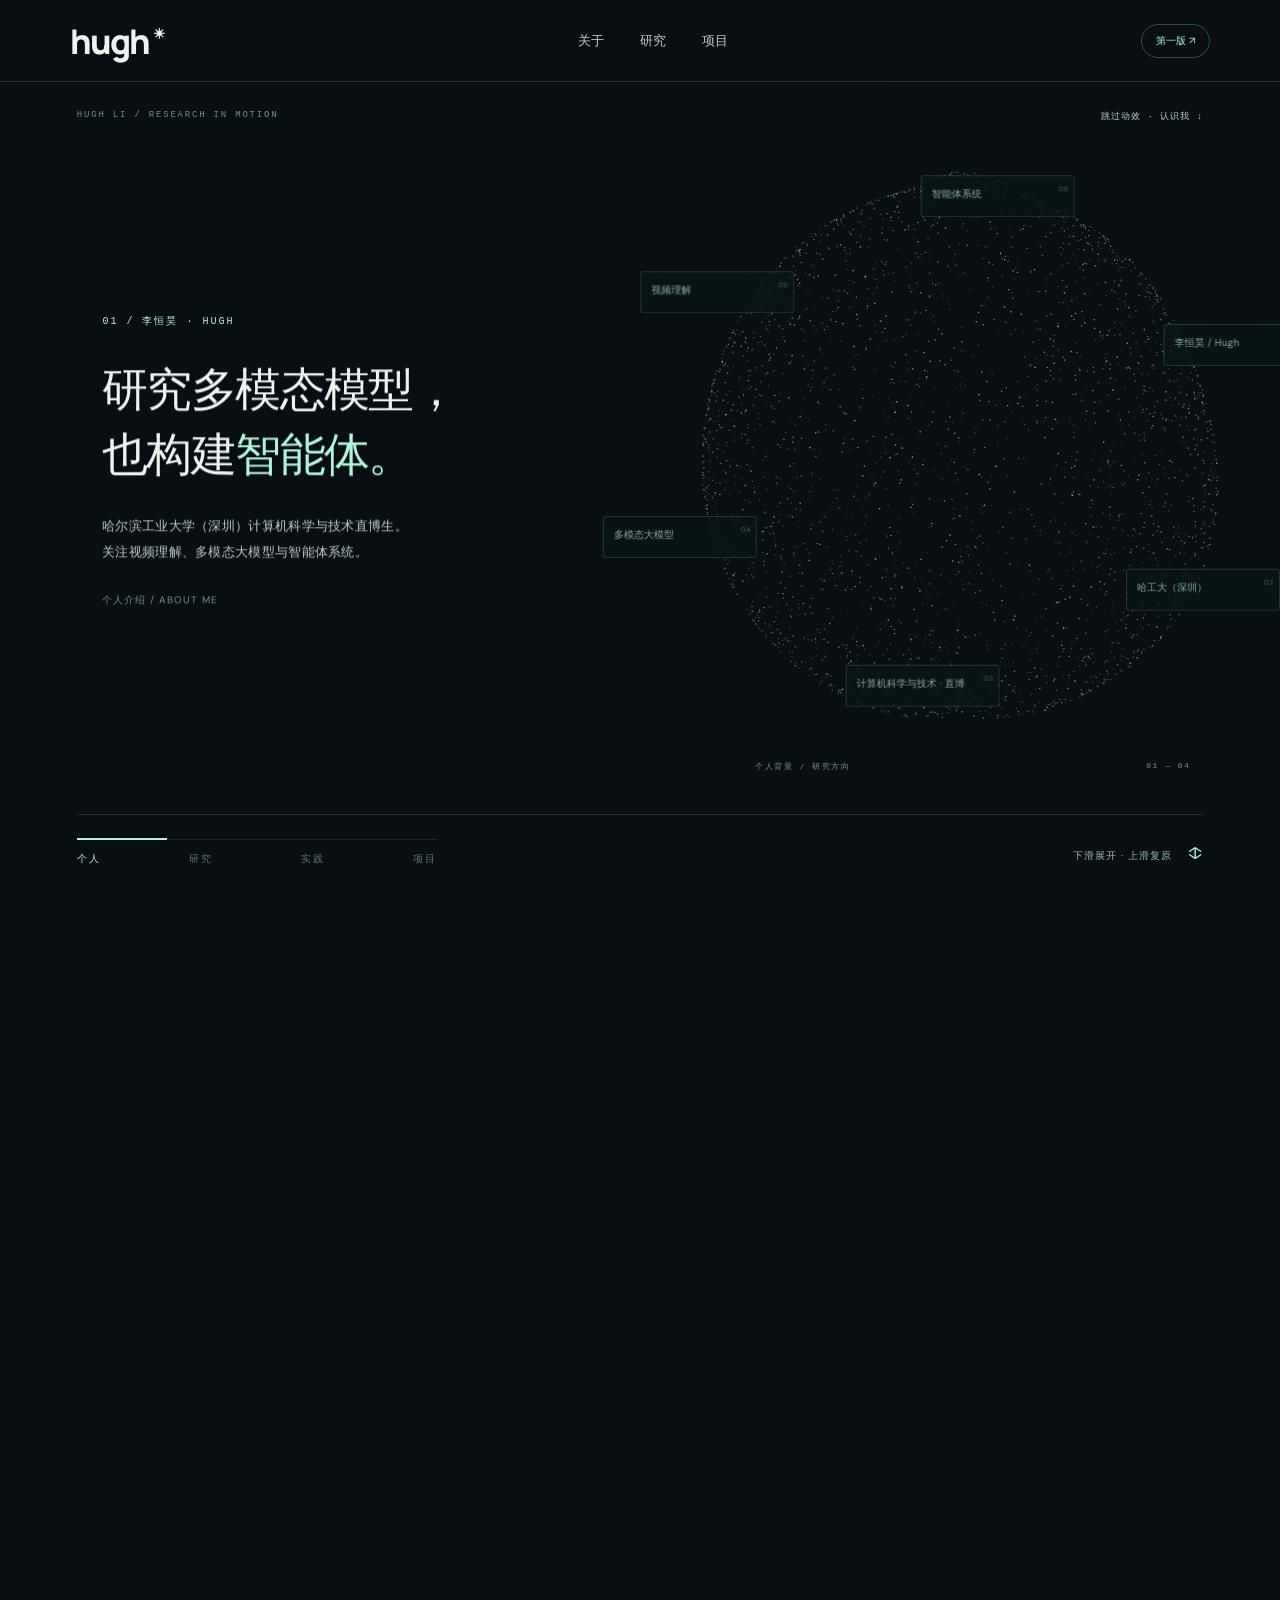
<file: index.html>
<!DOCTYPE html>
<html lang="zh-CN"><head><meta charset="UTF-8"><meta name="viewport" content="width=device-width,initial-scale=1"><meta name="theme-color" content="#080e11"><meta name="description" content="李恒昊 Hugh — 哈尔滨工业大学（深圳）计算机科学与技术直博生。探索多模态大模型、视频理解与智能体。"><title>Hugh · 李恒昊 — Motion / V2</title><link rel="icon" href="data:image/svg+xml,%3Csvg xmlns='http://www.w3.org/2000/svg' viewBox='0 0 64 64'%3E%3Crect width='64' height='64' rx='16' fill='%23080e11'/%3E%3Cpath d='M18 16v32m28-32v32M18 32h28' stroke='%23b2f5df' stroke-width='7'/%3E%3C/svg%3E"><link rel="stylesheet" href="style.css"><link rel="stylesheet" href="sections.css"><link rel="stylesheet" href="projects-media.css"><link rel="stylesheet" href="chapter-pages.css"><style>html{scroll-behavior:smooth}.v2-header{position:absolute;height:82px}.v2-header .version-link{font-size:10px;color:var(--mint);border:1px solid #b2f5df44;border-radius:24px;padding:9px 14px}.scroll-story{height:100svh;min-height:720px;position:relative}.motion-enabled .scroll-story{height:510svh;min-height:0}.story-pin{height:100svh;min-height:650px;position:relative;overflow:hidden;background:#080e11}.motion-enabled .story-pin{position:sticky;top:0}.scene-grid{position:absolute;inset:0;opacity:.16;background-image:linear-gradient(#6b8c821b 1px,transparent 1px),linear-gradient(90deg,#6b8c821b 1px,transparent 1px);background-size:80px 80px;mask-image:linear-gradient(90deg,transparent 25%,#000)}#morph-field{position:absolute;width:100%;height:100%;inset:0;pointer-events:none}.story-top{position:absolute;top:110px;left:6%;right:6%;display:flex;justify-content:space-between;z-index:4;color:#6f918b;font:9px monospace;letter-spacing:1.8px}.story-top a{letter-spacing:1px;color:#bad2c9}.chapter{position:absolute;left:8%;top:50%;width:55%;transform:translateY(-46%);z-index:3;pointer-events:none}.chapter:not(.chapter-0){opacity:0;visibility:hidden}.chapter h1{font-size:clamp(64px,7.8vw,124px);letter-spacing:-.055em;margin:28px 0}.chapter h2{font-size:clamp(48px,5.7vw,88px);letter-spacing:-.055em;line-height:1.2;margin:28px 0}.chapter h2 span{color:var(--mint)}.chapter p{font-size:18px;line-height:1.9;letter-spacing:2px;color:#bdcdca}.scene-kicker{font:10px monospace;letter-spacing:2px;color:var(--mint)}.scene-identity{font-size:10px;line-height:1.8;letter-spacing:1px;color:#74918b;margin-top:27px}.object-stage{position:absolute;inset:0;pointer-events:none;z-index:2;perspective:1100px}.signal-chip{position:absolute;left:0;top:0;width:116px;padding:11px 12px;border:1px solid #9fcdb841;color:#bdd9d1;background:#0a171bd9;backdrop-filter:blur(10px);border-radius:3px;font:9px monospace;letter-spacing:1px;will-change:transform;opacity:0}.signal-chip b{font-size:8px;font-weight:400;float:right;color:#607f78}.motion-panel{position:absolute;left:0;top:0;width:190px;height:238px;padding:20px;background:linear-gradient(135deg,#172c2cf5,#0b161bf5);border:1px solid #a6e6cf66;box-shadow:0 25px 65px #0004;opacity:0;transform-origin:center;will-change:transform,opacity;backface-visibility:hidden}.panel-top{display:flex;justify-content:space-between;color:#a2c7bc;font:8px monospace;letter-spacing:1px}.panel-symbol{font:45px monospace;letter-spacing:8px;color:var(--mint);margin:26px 0 16px}.motion-panel h3{font-family:Manrope,sans-serif;font-size:20px;font-weight:500;letter-spacing:-.6px;margin:0 0 8px}.motion-panel p{font-size:10px;color:#95aba5;margin:0}.panel-bottom{font-size:7px;letter-spacing:1px;padding-top:17px;margin-top:20px;border-top:1px solid #ffffff1c;color:#70958b}.scene-caption{position:absolute;bottom:128px;right:7%;width:34%;display:flex;justify-content:space-between;font:8px monospace;color:#79988e;letter-spacing:1.5px;z-index:3}.story-bottom{position:absolute;bottom:34px;left:6%;right:6%;display:flex;align-items:center;justify-content:space-between;gap:20px;border-top:1px solid var(--line);padding-top:24px;z-index:4}.chapter-track{position:relative;display:flex;width:360px;justify-content:space-between;padding-top:13px;color:#5f7872;font-size:10px;letter-spacing:2px}.chapter-track:before{content:'';position:absolute;left:0;right:0;top:0;height:1px;background:#ffffff18}.chapter-track i{position:absolute;top:-1px;left:0;width:25%;height:2px;background:var(--mint);transform-origin:left}.chapter-track span.active{color:var(--mint)}.scroll-instruction{font-size:10px;letter-spacing:1px;color:#9bb7ac}.scroll-instruction>span{margin-left:12px;font-size:17px;color:var(--mint)}.motion-enabled .intro{background:#0c1417}.motion-enabled .reveal{transition:none!important;will-change:transform,opacity}.scene-identity,.chapter h1,.chapter h2,.chapter p{will-change:transform,opacity}.version-note{font-size:10px;color:var(--muted);text-align:center;padding:16px;border-top:1px solid var(--line)}.version-note a{color:var(--mint)}
@media(min-width:1600px){.chapter{left:10%}}@media(max-width:1000px) and (min-width:701px){.chapter h1{font-size:72px}.chapter h2{font-size:53px}.chapter p{font-size:16px}.motion-panel{padding:16px}.panel-symbol{font-size:37px;margin-top:24px}.motion-panel h3{font-size:18px}.panel-bottom{font-size:6px}}
@media(max-width:700px){.v2-header{height:73px;padding:0 6%}.v2-header .brand{font-size:27px}.v2-header nav{gap:15px;font-size:11px}.v2-header .version-link{font-size:8px;padding:7px 10px}.scroll-story{min-height:760px}.motion-enabled .scroll-story{height:460svh;min-height:0}.story-pin{min-height:640px}.story-top{top:97px;font-size:7px;letter-spacing:.7px}.chapter{left:6%;top:165px;width:89%;transform:none}.chapter h1{font-size:clamp(46px,14vw,85px);letter-spacing:-.06em;margin:19px 0}.chapter h2{font-size:43px;line-height:1.2;margin:20px 0}.chapter p{font-size:13px;letter-spacing:1px;line-height:1.7}.scene-kicker{font-size:8px;letter-spacing:1.2px}.scene-identity{font-size:8px;margin-top:17px}.scene-caption{bottom:110px;left:6%;right:6%;width:auto;font-size:7px}.story-bottom{bottom:23px;padding-top:16px;align-items:flex-end}.chapter-track{width:180px;font-size:8px;letter-spacing:1px}.scroll-instruction{font-size:8px}.scroll-instruction>span{margin-left:3px}.signal-chip{width:87px;padding:8px;font-size:7px}.signal-chip b{font-size:6px}.motion-panel{width:105px;height:148px;padding:11px;box-shadow:0 10px 25px #0004}.panel-top{font-size:5px;letter-spacing:.2px}.panel-symbol{font-size:25px;letter-spacing:3px;margin:18px 0 10px}.motion-panel h3{font-size:12px;letter-spacing:-.4px;margin-bottom:5px}.motion-panel p{font-size:6px;white-space:nowrap}.panel-bottom{font-size:4px;letter-spacing:.1px;padding-top:10px;margin-top:12px}.version-note{font-size:8px}}@media(max-height:720px) and (min-width:701px){.story-top{top:98px}.chapter h1{font-size:78px;margin:18px 0}.chapter h2{font-size:58px;margin:18px 0}.chapter p{font-size:15px}.scene-identity{margin-top:15px}.scene-caption{bottom:106px}.story-bottom{bottom:22px}}@media(prefers-reduced-motion:reduce){.motion-enabled .scroll-story{height:100svh;min-height:720px}.motion-enabled .story-pin{position:relative}.chapter-0{opacity:1!important;visibility:visible!important}.chapter:not(.chapter-0),.object-stage,.scroll-instruction{display:none}.reveal{opacity:1!important;transform:none!important}}
@media(min-width:701px) and (max-width:1000px){.motion-panel{padding:11px}.panel-top{font-size:6px;letter-spacing:0}.panel-symbol{font-size:25px;letter-spacing:2px;white-space:nowrap;margin:35px 0 22px}.motion-panel h3{font-size:12px;white-space:nowrap}.motion-panel p{font-size:7px;line-height:1.7}.panel-bottom{font-size:5px;letter-spacing:.1px}}
body{overflow-x:clip}.panel-symbol{white-space:nowrap}@media(max-width:700px){.panel-symbol{font-size:20px;letter-spacing:1px}}

/* Personal introduction copy: keep Chinese headings and labels readable. */
.chapter{width:46%}.chapter h1,.chapter h2{font-size:clamp(29px,3.6vw,59px);letter-spacing:-.035em;line-height:1.4}.chapter h1 span{color:var(--mint)}.chapter p{font-size:clamp(12px,1.05vw,16px);line-height:1.9;letter-spacing:.3px}.signal-chip{width:clamp(108px,12vw,172px);min-height:42px;padding:10px 20px 10px 10px;font:10px/1.6 'DM Sans','Microsoft YaHei',sans-serif;letter-spacing:0}.signal-chip b{position:absolute;right:6px;top:7px;float:none;font-size:7px}.chip-label{display:block;overflow-wrap:anywhere}.motion-panel p{line-height:1.7;white-space:normal}.motion-panel h3{font-size:17px}.panel-symbol{margin-top:20px;margin-bottom:14px}.panel-bottom{margin-top:12px}
@media(min-width:701px) and (max-width:1000px){.motion-panel h3{font-size:11px}.motion-panel p{font-size:8px}.panel-symbol{margin-top:22px;margin-bottom:18px}}
@media(max-width:700px){.chapter{width:88%;top:151px}.chapter h1,.chapter h2{font-size:clamp(23px,6.8vw,38px);line-height:1.45;margin:20px 0}.chapter p{font-size:11px;line-height:1.9;letter-spacing:0}.scene-identity{font-size:8px;margin-top:14px}.signal-chip{width:103px;min-height:35px;padding:8px 13px 8px 7px;font-size:8px;line-height:1.5}.signal-chip b{font-size:6px;right:4px;top:4px}.motion-panel h3{font-size:11px}.motion-panel p{font-size:7px}.panel-symbol{margin:15px 0 10px}.panel-bottom{margin-top:9px}.scene-caption{letter-spacing:.2px}}
</style></head>
<body><a class="skip" href="#about">跳转到个人介绍</a><div class="progress" aria-hidden="true"></div><div class="cursor" aria-hidden="true"></div><header class="v2-header"><a class="brand" href="#home">hugh<span>✳</span></a><nav aria-label="主导航"><a href="#about">关于</a><a href="#research">研究</a><a href="#projects">项目</a></nav><a class="version-link" href="v2.html">第一版 ↗</a></header>
<main><section class="scroll-story" id="home" aria-label="从感知到行动的滚动叙事"><div class="story-pin"><canvas id="morph-field" aria-hidden="true"></canvas><div class="scene-grid" aria-hidden="true"></div>
<div class="story-top"><span>HUGH LI / RESEARCH IN MOTION</span><a href="#about">跳过动效 · 认识我 ↓</a></div>
<div class="chapter chapter-0"><div class="scene-kicker">01 / 李恒昊 · HUGH</div><h1>研究多模态模型，<br>也构建<span>智能体。</span></h1><p>哈尔滨工业大学（深圳）计算机科学与技术直博生。<br>关注视频理解、多模态大模型与智能体系统。</p><div class="scene-identity">个人介绍 / ABOUT ME</div></div>
<div class="chapter chapter-1"><div class="scene-kicker">02 / 研究方向</div><h2>理解视频中的<br><span>内容与时间。</span></h2><p>研究视频时序定位与在线视听事件解析，<br>也探索从电影到短视频解说的端到端生成。</p><div class="scene-identity">视频时序定位 / 视听事件解析 / 解说生成</div></div>
<div class="chapter chapter-2"><div class="scene-kicker">03 / 智能体实践</div><h2>让模型看懂界面，<br><span>调用工具，执行任务。</span></h2><p>围绕车载 GUI Agent 与家庭陪伴机器人，<br>将多模态感知接入具体的操作与交互流程。</p><div class="scene-identity">车载 GUI Agent / HomeMate</div></div>
<div class="chapter chapter-3"><div class="scene-kicker">04 / 项目概览</div><h2>从数据与训练，<br>到<span>系统部署。</span></h2><p>搭建车机操作数据集与微调流水线，<br>开发 HomeMate，并推进实验室 Agent 的本地部署。</p><div class="scene-identity">数据构建 / 模型微调 / 系统部署</div></div>
<div class="object-stage" aria-hidden="true"><div class="signal-chip"><span class="chip-label">李恒昊 / Hugh</span><b>01</b></div><div class="signal-chip"><span class="chip-label">哈工大（深圳）</span><b>02</b></div><div class="signal-chip"><span class="chip-label">计算机科学与技术 · 直博</span><b>03</b></div><div class="signal-chip"><span class="chip-label">多模态大模型</span><b>04</b></div><div class="signal-chip"><span class="chip-label">视频理解</span><b>05</b></div><div class="signal-chip"><span class="chip-label">智能体系统</span><b>06</b></div>
<div class="motion-panel"><div class="panel-top"><span class="panel-label">项目 / 01</span><span>↗</span></div><div class="panel-symbol">[ ↗ ]</div><h3>车载 GUI Agent</h3><p>屏幕理解与点击、滑动操作</p><div class="panel-bottom">AUTOMOTIVE INTELLIGENCE</div></div>
<div class="motion-panel"><div class="panel-top"><span class="panel-label">项目 / 02</span><span>↗</span></div><div class="panel-symbol">( + )</div><h3>HomeMate</h3><p>端云协同的家庭陪伴机器人</p><div class="panel-bottom">EMBODIED INTELLIGENCE</div></div>
<div class="motion-panel"><div class="panel-top"><span class="panel-label">项目 / 03</span><span>↗</span></div><div class="panel-symbol">{ ∷ }</div><h3>LocalAgent</h3><p>实验室智能体与模型本地部署</p><div class="panel-bottom">LOCAL INTELLIGENCE</div></div></div>
<div class="scene-caption" aria-hidden="true"><span id="shape-label">个人背景 / 研究方向</span><span id="scene-count">01 — 04</span></div>
<div class="story-bottom"><div class="chapter-track" aria-hidden="true"><span>个人</span><span>研究</span><span>实践</span><span>项目</span><i></i></div><span class="scroll-instruction">下滑展开 · 上滑复原 <span>↕</span></span></div></div></section>
<section class="section about" id="about"><div class="about-grid"><div class="about-portrait reveal"><img src="portrait.jpg" width="288" height="360" alt="李恒昊的个人照片" loading="lazy"><div class="portrait-caption"><span>李恒昊 / HUGH LI</span><span>RESEARCHER. BUILDER. EXPLORER.</span></div></div><div class="about-copy reveal"><div class="section-label">01 / THE PERSON BEHIND THE WORK</div><h2>我是李恒昊，<br>也可以叫我 Hugh。</h2><p>我目前在哈尔滨工业大学（深圳）攻读计算机科学与技术博士，本科毕业于大连理工大学软件工程专业。我的研究与实践围绕视频理解、多模态大模型和智能体系统展开。</p><p>在研究中，我关注如何定位视频中的相关片段、解析视听事件，并生成电影解说；在工程实践中，我围绕车载 GUI Agent、HomeMate 与 LocalAgent，参与从数据构建、模型微调到系统部署的工作。</p><p>下面先介绍这些视频理解与生成研究，再展开车载、家庭机器人和本地智能体项目。</p><div class="education"><div><span>2024 — 2029（预计）</span><h4>哈尔滨工业大学（深圳）</h4><p>计算机科学与技术 · 保送直博</p></div><div><span>2020 — 2024</span><h4>大连理工大学</h4><p>软件工程 · 本科</p></div></div></div></div>
<div class="details-grid"><div class="reveal"><div class="section-label">TOOLKIT</div><h3>研究与工程</h3><p>Python · C++ · PyTorch · CUDA<br>LLM 训练与微调 · SenseCore<br>Agent 部署 · vLLM</p></div><div class="reveal"><div class="section-label">COMMUNITY</div><h3>学术与协作</h3><p>参与 TIP、AAAI 等期刊与会议审稿<br>阳光心理健康协会会长<br>实验室管理与团队协作</p></div><div class="reveal"><div class="section-label">BEYOND THE LAB</div><h3>生活里的另一面</h3><p>钢琴与单簧管，探索旋律的秩序。<br>乒乓球，在节奏中保持专注。</p></div></div><div class="honors reveal"><span>HONORS</span><p>辽宁省优秀毕业生</p><p>哈尔滨工业大学优秀学生、优秀团员</p><p>大连理工大学优秀团员</p></div></section>
<section class="section research" id="research"><div class="section-top reveal"><div><div class="section-label">02 / SELECTED RESEARCH</div><h2>理解时间，<br>连接模态。</h2></div><p>围绕视频中的内容与时间，<br>开展定位、视听解析与解说生成研究。</p></div>
<article class="research-row reveal"><div class="index">01</div><div><div class="meta">VIDEO TEMPORAL GROUNDING / MLLMs</div><h3>RecPro</h3><p class="paper-title">Reconstructing Masked Query via Proposal-based Learning in MLLMs for Video Temporal Grounding</p><p>基于提案学习的多模态大模型微调框架，探索视频中的语言查询与时间片段之间的关联。</p></div><a class="round-link" href="https://github.com/LHHugh/RecPro" target="_blank" rel="noopener noreferrer" aria-label="查看 RecPro GitHub 源码">↗</a></article>
<article class="research-row reveal"><div class="index">02</div><div><div class="meta">ONLINE AUDIO-VISUAL EVENT PARSING</div><h3>DBP-Net</h3><p class="paper-title">Dual-Temporal and Boundary-Aware Progressive Fusion for On-line Audio-Visual Event Parsing</p><p>面向在线视听事件解析，研究双时序建模与边界感知的渐进式融合。</p></div><a class="round-link" href="https://github.com/fchest/DBPNet" target="_blank" rel="noopener noreferrer" aria-label="查看 DBP-Net GitHub 源码">↗</a></article>
<article class="research-row reveal"><div class="index">03</div><div><div class="meta">MULTIMODAL AGENT / CONTENT GENERATION</div><h3>Clip Movies to Shorts</h3><p class="paper-title">Movie Commentary Generation Agent</p><p>定义电影到短视频解说的生成任务、基准与评估指标，设计端到端解说生成智能体。</p></div><a class="round-link" href="https://github.com/LHHugh/MCAgent" target="_blank" rel="noopener noreferrer" aria-label="查看 Clip Movies to Shorts GitHub 源码">↗</a></article></section>
<section class="section projects" id="projects"><div class="section-top reveal"><div><div class="section-label">03 / BUILT FOR THE REAL WORLD</div><h2>构建智能体，<br>完成具体任务。</h2></div><p>从车机界面到家庭空间，<br>看看这些系统如何运行。</p></div>
<div class="showcase-grid">
<article class="showcase showcase-wide reveal"><div class="showcase-heading"><span>01 / AUTOMOTIVE</span><span>2025 — 2026</span></div><figure class="showcase-figure"><div class="gui-scroll" tabindex="0" role="region" aria-label="车载操作流程展示，可横向滚动"><img src="media/gui-agent.png" width="2880" height="960" alt="车载 GUI Agent 操作流程：从主屏进入应用与设置，最终到达声音设置界面" loading="lazy" decoding="async"></div><figcaption><span>车机界面操作 · 连续步骤展示<span class="mobile-hint"> · 左右滑动查看</span></span><a href="media/gui-agent.png" target="_blank" rel="noopener">查看原图 ↗</a></figcaption></figure><div class="showcase-copy gui-copy"><div><div class="meta">项目负责人</div><h3>车载 GUI Agent</h3></div><div><p>从零构建车机屏幕操作数据集与训练流水线。通过多模态模型微调，让智能体理解界面并执行点击、滑动等操作。</p><div class="tags"><span>GUI Grounding</span><span>MLLM Fine-tuning</span></div><a class="showcase-link" href="https://github.com/LHHugh/GuiAgent" target="_blank" rel="noopener noreferrer">查看项目源码 <span>↗</span></a></div></div></article>
<article class="showcase reveal"><div class="showcase-heading"><span>02 / EMBODIED AI</span><span>2025 — 2026</span></div><figure class="showcase-figure"><div class="showcase-screen video-screen"><video controls playsinline preload="none" poster="media/homemate-poster.jpg" aria-label="HomeMate 家庭陪伴机器人实机演示"><source src="media/homemate.mp4" type="video/mp4">你的浏览器不支持内嵌视频，可<a href="media/homemate.mp4">打开演示视频</a>。</video></div><figcaption><span>HomeMate · 实机演示</span><span>00:32 / 点击播放</span></figcaption></figure><div class="showcase-copy"><div class="meta">项目负责人</div><h3>HomeMate</h3><p>面向家庭的陪伴机器人。以端云可切换的 Agent 为底座，通过语音或 App 调用人脸识别、实时聊天、宠物跟踪与导航建图等能力。</p><div class="tags"><span>Robotics</span><span>Edge / Cloud</span></div><a class="showcase-link" href="https://github.com/LHHugh/HomeMate" target="_blank" rel="noopener noreferrer">查看项目源码 <span>↗</span></a></div></article>
<article class="showcase reveal"><div class="showcase-heading"><span>03 / INFRASTRUCTURE</span><span>2026</span></div><figure class="showcase-figure"><a class="showcase-screen local-screen" href="media/localagent.png" target="_blank" rel="noopener" aria-label="查看 LocalAgent 界面原图"><img src="media/localagent.png" width="1920" height="904" alt="LocalAgent 在线体验界面，包含对话、工具调用与模型服务状态" loading="lazy" decoding="async"></a><figcaption><span>LocalAgent · 对话与工具调用界面</span><a href="media/localagent.png" target="_blank" rel="noopener">查看原图 ↗</a></figcaption></figure><div class="showcase-copy"><div class="meta">项目负责人</div><h3>LocalAgent</h3><p>为实验室本地化部署 Agent 框架与 vLLM 模型，让模型与工具在本地协同工作，降低保密数据泄露风险。</p><div class="tags"><span>Agent Deployment</span><span>vLLM</span></div><a class="showcase-link" href="https://lhhugh.github.io/LocalAgent" target="_blank" rel="noopener noreferrer">打开在线体验 <span>↗</span></a></div></article>
</div></section>
<section class="contact section" id="contact"><div class="section-label reveal">NEXT / LET’S CONNECT</div><h2 class="reveal">好的想法，<br>从一次<span>交流</span>开始。</h2><div class="contact-bottom reveal"><a href="mailto:lihenghao0532@163.com" class="email">lihenghao0532@163.com <span>↗</span></a><a class="pill" href="https://github.com/LHHugh" target="_blank" rel="noopener noreferrer">在 GitHub 找到我 <span>↗</span></a></div></section><footer><a href="#home" class="brand">hugh<span>✳</span></a><span>© 2026 李恒昊 · Hugh Li</span><a href="#home">BACK TO TOP ↑</a></footer><div class="version-note">MOTION EDITION / V2 · <a href="v2.html">查看保留的第一版</a></div></main><script>(()=>{'use strict';
const story=document.querySelector('.scroll-story'),pin=document.querySelector('.story-pin'),canvas=document.querySelector('#morph-field'),ctx=canvas.getContext('2d'),reduce=matchMedia('(prefers-reduced-motion: reduce)'),fine=matchMedia('(pointer:fine)');
const chapters=[...document.querySelectorAll('.chapter')],chips=[...document.querySelectorAll('.signal-chip')],panels=[...document.querySelectorAll('.motion-panel')],track=[...document.querySelectorAll('.chapter-track span')],bar=document.querySelector('.chapter-track i'),cursor=document.querySelector('.cursor');
const clamp=(x,a=0,b=1)=>Math.min(b,Math.max(a,x)),mix=(a,b,t)=>a+(b-a)*t,smooth=t=>{t=clamp(t);return t*t*(3-2*t)},range=(p,a,b)=>smooth((p-a)/(b-a));
let width=0,height=0,mobile=false,points=[],raf=0,last=0,progress=0,target=0,start=0,length=1,metrics=[],mouse={x:-999,y:-999},cursorX=0,cursorY=0,pointerVisible=false;
const seed=i=>{const n=Math.sin(i*127.1+311.7)*43758.5453;return n-Math.floor(n)};
let ambientTime=0;
function spherePoint(p,a){const angle=p.u*Math.PI*2,z=1-p.v*2,r=Math.sqrt(Math.max(0,1-z*z)),time=reduce.matches?0:ambientTime;const breathe=1+.045*Math.sin(time*.72+p.v*5)+.025*Math.cos(angle*3+time*.48);const x=r*Math.cos(angle)*breathe,y=z*breathe,depth=r*Math.sin(angle)*breathe;const spin=time*.16,tilt=.18+Math.sin(time*.34)*.08;const rx=x*Math.cos(spin)+depth*Math.sin(spin),rz=-x*Math.sin(spin)+depth*Math.cos(spin);return{x:a.x+a.s*rx,y:a.y+a.s*(y*Math.cos(tilt)-rz*Math.sin(tilt)),z:y*Math.sin(tilt)+rz*Math.cos(tilt)}}
function dimensions(){mobile=innerWidth<=700;width=pin.clientWidth;height=pin.clientHeight;const d=Math.min(devicePixelRatio||1,1.75);canvas.width=width*d;canvas.height=height*d;ctx.setTransform(d,0,0,d,0,0);start=story.getBoundingClientRect().top+scrollY;length=Math.max(1,story.offsetHeight-height);metrics=[...document.querySelectorAll('.reveal')].map((el,i)=>({el,i,top:el.getBoundingClientRect().top+scrollY-(Number(el.dataset.offset)||0)}));points=Array.from({length:mobile?1600:3000},(_,i)=>({u:seed(i+1),v:seed(i+9000),r:seed(i+19000),group:i%3}));progress=target=clamp((scrollY-start)/length);wake()}
function anchor(){return mobile?{x:width*.5,y:height*.68,s:Math.min(width*.34,height*.2)}:{x:width*(width<1000?.70:.75),y:height*.49,s:Math.min(width*(width<1000?.17:.205),height*.31)}}
function form(p,index){const a=anchor(),angle=p.u*Math.PI*2,z=1-p.v*2,r=Math.sqrt(Math.max(0,1-z*z));if(index===0)return spherePoint(p,a);
if(index===1){const cell=mobile?width*.28:Math.min(width*.16,205),time=reduce.matches?0:ambientTime,phase=time*.8+p.u*8+p.group*.7,envelope=Math.sin(p.u*Math.PI)*Math.sin(p.v*Math.PI);return{x:a.x+(p.group-1)*cell+(p.u-.5)*cell*.82+Math.sin(time*.55+p.v*6+p.group)*cell*.035*envelope,y:a.y+(p.v-.5)*a.s*.92+Math.sin(phase)*a.s*.045,z:p.r*.35+Math.sin(phase+p.v*4)*.12}}
if(index===2){const theta=p.group*Math.PI*2/3-Math.PI/2,cx=a.x+Math.cos(theta)*a.s*.84,cy=a.y+Math.sin(theta)*a.s*.7,time=reduce.matches?0:ambientTime,spin=time*(.24+p.group*.025),breathe=1+.065*Math.sin(time*.95+p.group*1.3),size=a.s*.25*breathe,x=Math.cos(angle)*r,depth=Math.sin(angle)*r,rx=x*Math.cos(spin)+depth*Math.sin(spin),rz=-x*Math.sin(spin)+depth*Math.cos(spin),tilt=.3+Math.sin(time*.4+p.group)*.1;return{x:cx+rx*size,y:cy+(z*Math.cos(tilt)-rz*Math.sin(tilt))*size,z:(z*Math.sin(tilt)+rz*Math.cos(tilt))*.5}}
return{x:a.x+(p.group-1)*(mobile?width*.29:Math.min(width*.15,205))+(p.u-.5)*(mobile?90:160),y:a.y+(p.v-.5)*(mobile?135:230),z:0}}
function timeline(p){const q=clamp(p)*3,from=Math.min(2,Math.floor(q)),local=q-from;return{from,to:from+1,t:range(local,.13,.86)}}
function draw(p){ctx.clearRect(0,0,width,height);const stage=timeline(p),a=anchor(),burst=Math.sin(stage.t*Math.PI),opacity=1-range(p,.8,.98)*.78;for(let i=0;i<points.length;i++){const pt=points[i],from=form(pt,stage.from),to=form(pt,stage.to);const stagger=clamp((stage.t-pt.r*.12)/.88),m=smooth(stagger),flight=Math.sin(m*Math.PI);let x=mix(from.x,to.x,m)+Math.cos(pt.u*6.283+stage.from)*flight*a.s*(.75+pt.r*1.65),y=mix(from.y,to.y,m)+Math.sin(pt.v*6.283)*flight*a.s*(.8+pt.r),z=mix(from.z,to.z,m);const spin=p*Math.PI*1.6,dx=x-a.x,dy=y-a.y;x=a.x+dx*Math.cos(burst*.32)-dy*Math.sin(burst*.32);y=a.y+dx*Math.sin(burst*.32)+dy*Math.cos(burst*.32);if(stage.from===0&&stage.t<.01){x+=Math.sin(pt.v*7+spin)*3;y+=Math.cos(pt.u*8+spin)*3}let dist=Math.hypot(x-mouse.x,y-mouse.y);if(fine.matches&&!reduce.matches&&dist<85){x+=(x-mouse.x)*(1-dist/85)*.3;y+=(y-mouse.y)*(1-dist/85)*.3}ctx.fillStyle=`rgba(${Math.round(155+pt.r*35)},${Math.round(214+pt.r*30)},${Math.round(204+pt.r*28)},${(.25+(z+1)*.22)*opacity})`;const size=(mobile?.65:.8)+pt.r*.6+flight*.5;ctx.fillRect(x,y,size,size)}
const net=range(p,.53,.65)*(1-range(p,.71,.83));if(net>.01){ctx.strokeStyle=`rgba(178,245,223,${net*.3})`;ctx.lineWidth=.7;ctx.beginPath();for(let j=0;j<3;j++){const th=j*6.283/3-Math.PI/2,x=a.x+Math.cos(th)*a.s*.84,y=a.y+Math.sin(th)*a.s*.7;j?ctx.lineTo(x,y):ctx.moveTo(x,y)}ctx.closePath();ctx.stroke()}}
function updateScene(p){const a=anchor(),stage=timeline(p);chapters.forEach((el,i)=>{let visibility=1-smooth((Math.abs(p*3-i)-.12)/.52);const travel=clamp(p*3-i,-1,1);el.style.opacity=visibility;el.style.visibility=visibility<.01?'hidden':'visible';el.style.transform=mobile?`translate3d(${-travel*65}px,${-Math.abs(travel)*30}px,0)`:`translate3d(${-travel*130}px,calc(-46% + ${-travel*50}px),0)`;el.setAttribute('aria-hidden',visibility<.5?'true':'false')});
chips.forEach((el,i)=>{const theta=i*Math.PI/3-.4,x0=a.x+Math.cos(theta)*a.s*1.16,y0=a.y+Math.sin(theta)*a.s*.94,x1=a.x+(i%3-1)*(mobile?width*.28:Math.min(width*.16,205)),y1=a.y+(i<3?-1:1)*a.s*.72,x2=a.x+Math.cos((i%3)*6.283/3-Math.PI/2)*a.s*.84,y2=a.y+Math.sin((i%3)*6.283/3-Math.PI/2)*a.s*.7+(i<3?-1:1)*a.s*.35;const positions=[[x0,y0],[x1,y1],[x2,y2],[a.x+(i%3-1)*a.s,a.y]];const f=positions[stage.from],to=positions[stage.to],flight=Math.sin(stage.t*Math.PI);const x=mix(f[0],to[0],stage.t)+Math.cos(theta)*flight*a.s*.9,y=mix(f[1],to[1],stage.t)+Math.sin(theta)*flight*a.s;el.style.transform=`translate3d(${x}px,${y}px,0) translate(-50%,-50%) rotate(${flight*(i%2?70:-70)}deg) scale(${1-flight*.25})`;el.style.opacity=(.75-flight*.35)*(1-range(p,.72,.89))});
panels.forEach((el,i)=>{const reveal=range(p,.75,.96),flight=1-reveal,spacing=mobile?width*.3:Math.min(width*.157,214),pw=mobile?105:Math.min(190,width*.143),ph=mobile?148:238;el.style.width=pw+'px';el.style.height=ph+'px';const finalX=a.x+(i-1)*spacing,finalY=a.y;const x=finalX+(i-1)*width*.48*flight,y=finalY+(i===1?-height*.65:height*.5)*flight;el.style.transform=`translate3d(${x-pw/2}px,${y-ph/2}px,0) rotate(${(i-1)*65*flight}deg) rotateY(${(i-1)*45*flight}deg) scale(${.45+reveal*.55})`;el.style.opacity=range(p,.74,.87)});
const active=Math.min(3,Math.round(p*3));const chipStage=Math.min(active,2);if(story.dataset.chipStage!==String(chipStage)){const labels=[["李恒昊 / Hugh","哈工大（深圳）","计算机科学与技术 · 直博","多模态大模型","视频理解","智能体系统"],["视频时序定位","在线视听事件解析","电影解说生成","RecPro · 提案学习","DBP-Net · 时序融合","端到端生成 Agent"],["车载 GUI Agent","HomeMate","LocalAgent","操作数据集与模型微调","端云协同与功能调用","模型与智能体本地部署"]];chips.forEach((el,i)=>{el.querySelector('.chip-label').textContent=labels[chipStage][i]});story.dataset.chipStage=String(chipStage);}track.forEach((el,i)=>el.classList.toggle('active',i===active));bar.style.transform=`translateX(${p*300}%)`;document.querySelector('#scene-count').textContent=`0${active+1} — 04`;document.querySelector('#shape-label').textContent=['个人背景 / 研究方向','视频定位 / 视听解析 / 解说生成','车载系统 / 家庭机器人 / 本地智能体','数据构建 / 模型微调 / 系统部署'][active];story.dataset.progress=p.toFixed(5);draw(p)}
function updateContent(){for(const {el,i,top} of metrics){if(el.closest('.chapter-deck'))continue;const arrival=clamp((scrollY+innerHeight-top)/(innerHeight*.72));const e=smooth(arrival),offset=reduce.matches?0:(1-e)*90;el.dataset.offset=String(offset);el.style.opacity=reduce.matches?1:.12+.88*e;el.style.transform=reduce.matches?'none':`translate3d(${(1-e)*(i%2?26:-26)}px,${offset}px,0) rotate(${(1-e)*(i%2?1.5:-1.5)}deg)`}const max=document.documentElement.scrollHeight-innerHeight;document.querySelector('.progress').style.width=(max>0?scrollY/max*100:0)+'%'}
function frame(now){raf=0;const dt=Math.min(60,now-(last||now-16));last=now;const rate=1-Math.exp(-dt/85);progress+= (target-progress)*rate;if(Math.abs(target-progress)<.00005)progress=target;const ambientActive=!reduce.matches&&progress<.96&&scrollY>=start-height&&scrollY<start+story.offsetHeight;if(ambientActive)ambientTime+=dt/1000;if(!reduce.matches)updateScene(progress);else draw(0);updateContent();let cursorMoving=false;if(pointerVisible&&fine.matches&&!reduce.matches){cursorX+=(mouse.x-cursorX)*.25;cursorY+=(mouse.y-cursorY)*.25;cursor.style.left=cursorX+'px';cursor.style.top=cursorY+'px';cursorMoving=Math.abs(mouse.x-cursorX)+Math.abs(mouse.y-cursorY)>.4}if(ambientActive||Math.abs(target-progress)>.00005||cursorMoving)wake()}
function wake(){if(!raf&&!document.hidden)raf=requestAnimationFrame(frame)}
function onScroll(){target=reduce.matches?0:clamp((scrollY-start)/length);wake()}
function configure(){document.documentElement.classList.toggle('motion-enabled',!reduce.matches);if(reduce.matches){chapters.forEach((el,i)=>{el.style.opacity=i?0:1;el.style.visibility=i?'hidden':'visible';el.style.transform='';el.setAttribute('aria-hidden',i?'true':'false')});cursor.style.display='none'}dimensions();onScroll()}
addEventListener('scroll',onScroll,{passive:true});addEventListener('resize',dimensions);addEventListener('pageshow',()=>{dimensions();onScroll()});reduce.addEventListener('change',configure);document.addEventListener('visibilitychange',()=>{if(!document.hidden)wake()});
addEventListener('pointermove',e=>{if(!fine.matches||reduce.matches)return;mouse={x:e.clientX,y:e.clientY};if(!pointerVisible){cursorX=mouse.x;cursorY=mouse.y}pointerVisible=true;cursor.style.display='block';cursor.classList.toggle('active',!!e.target.closest('a,button'));wake()});document.addEventListener('pointerleave',()=>{pointerVisible=false;mouse={x:-999,y:-999};cursor.style.display='none';wake()});
addEventListener('pointerdown',e=>{if(reduce.matches||!fine.matches)return;const wave=document.createElement('div');wave.className='click-wave';wave.style.left=e.clientX-6+'px';wave.style.top=e.clientY-6+'px';document.body.append(wave);wave.addEventListener('animationend',()=>wave.remove())});
document.querySelectorAll('img').forEach(img=>img.addEventListener('load',dimensions));configure();if(document.fonts)document.fonts.ready.then(dimensions);
})();
</script><script src="chapter-pages.js"></script></body></html>
</file>
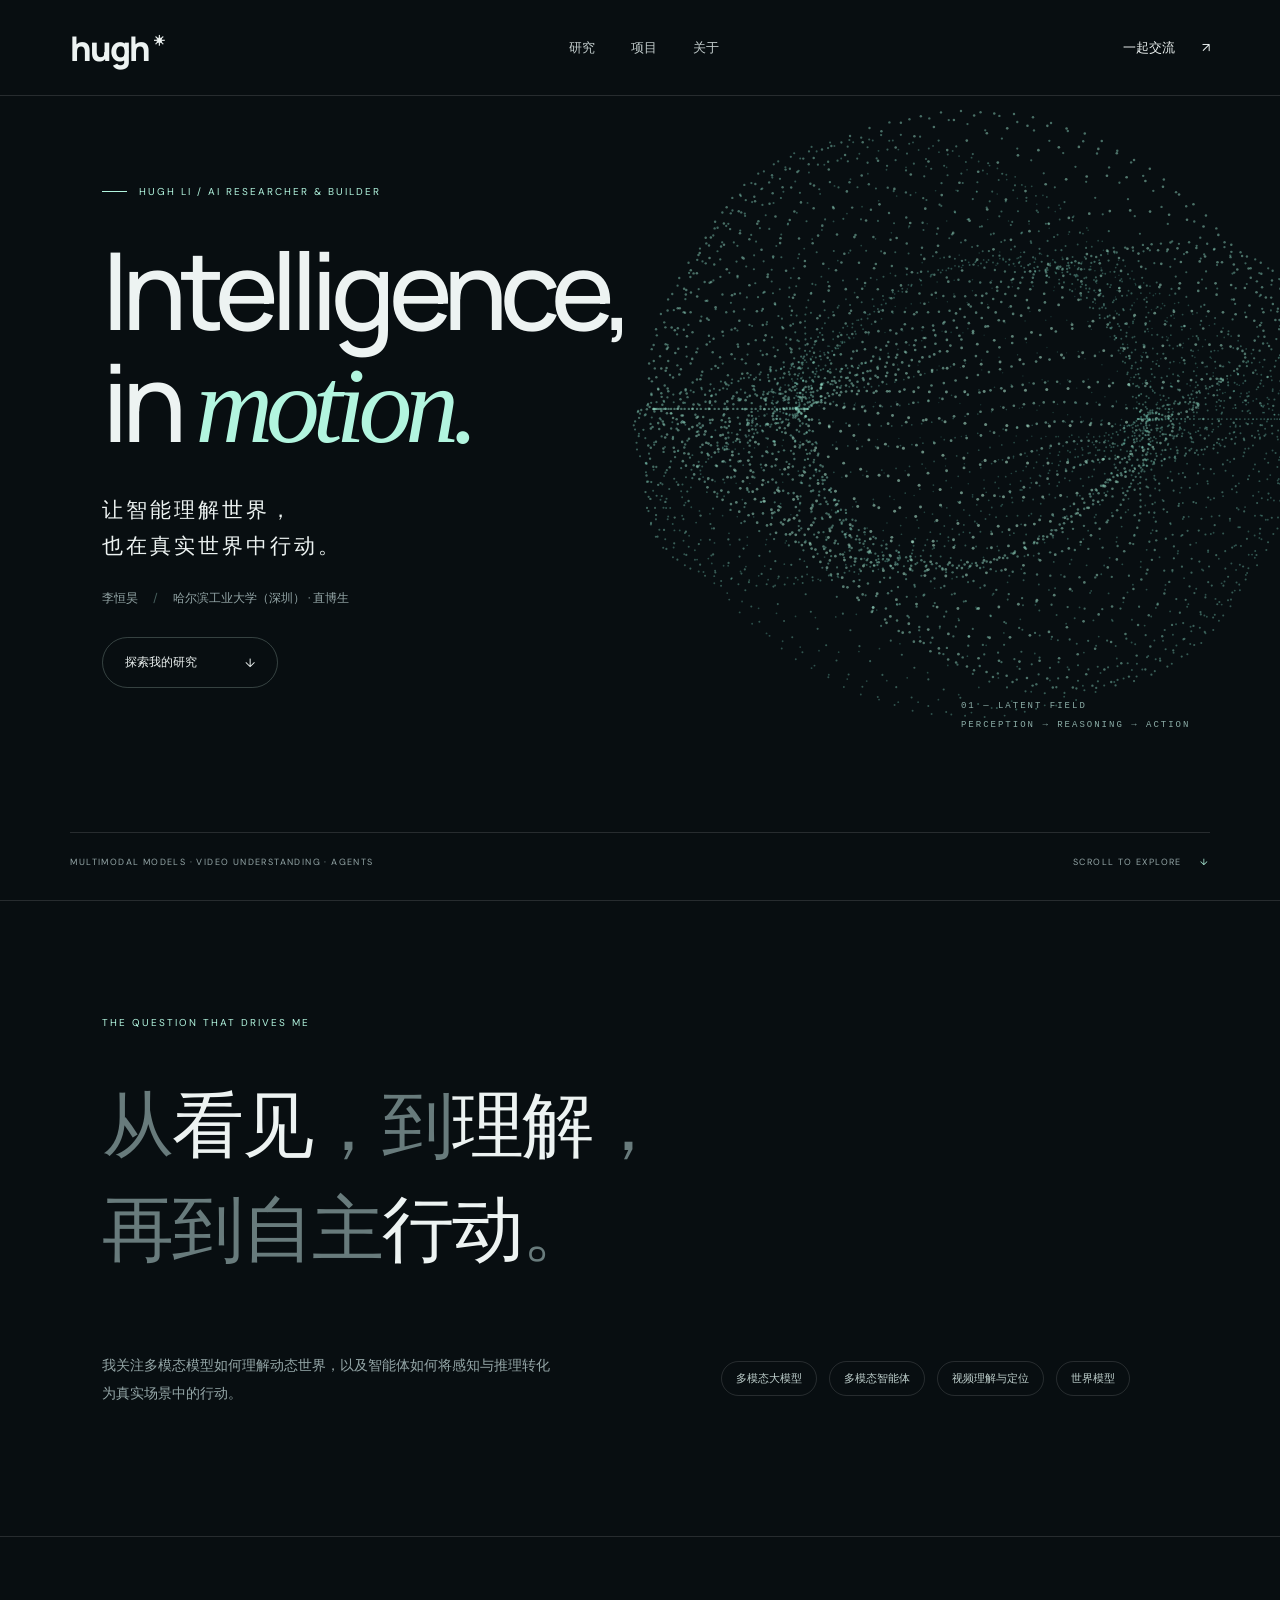
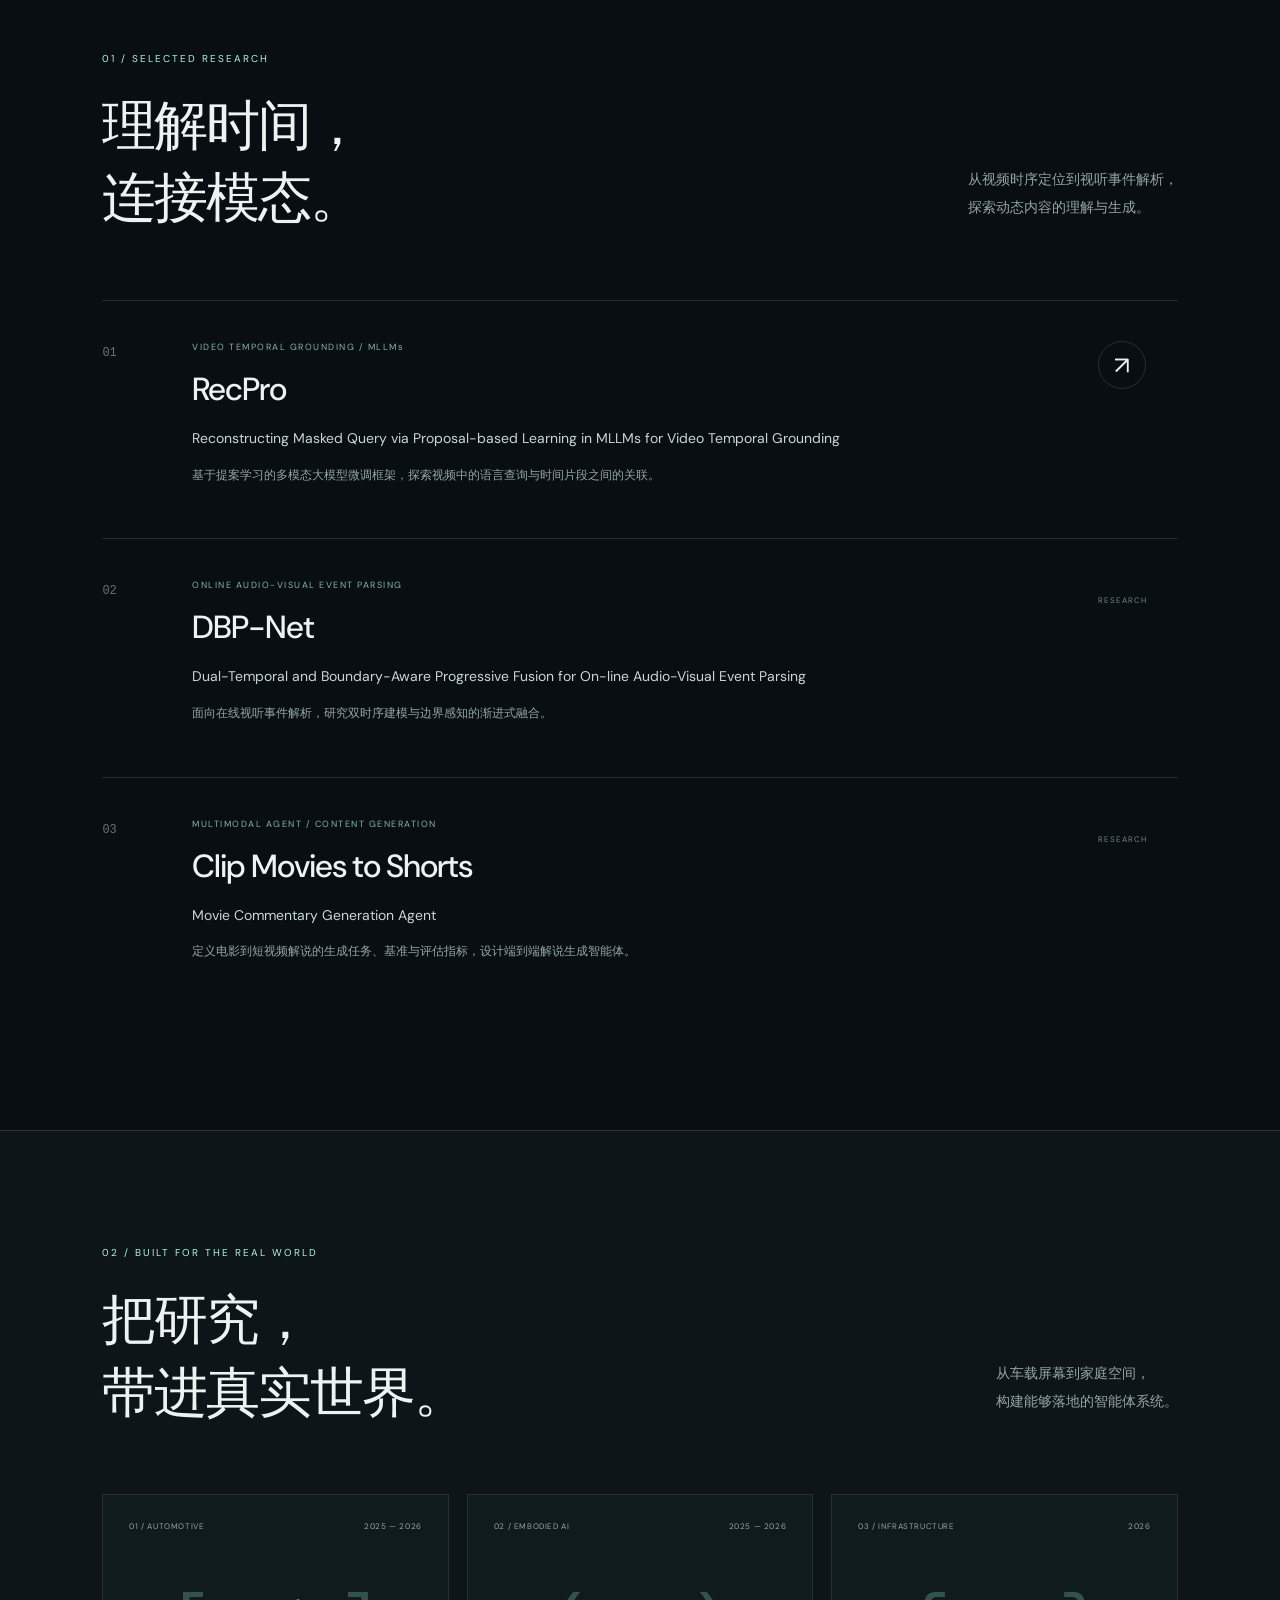
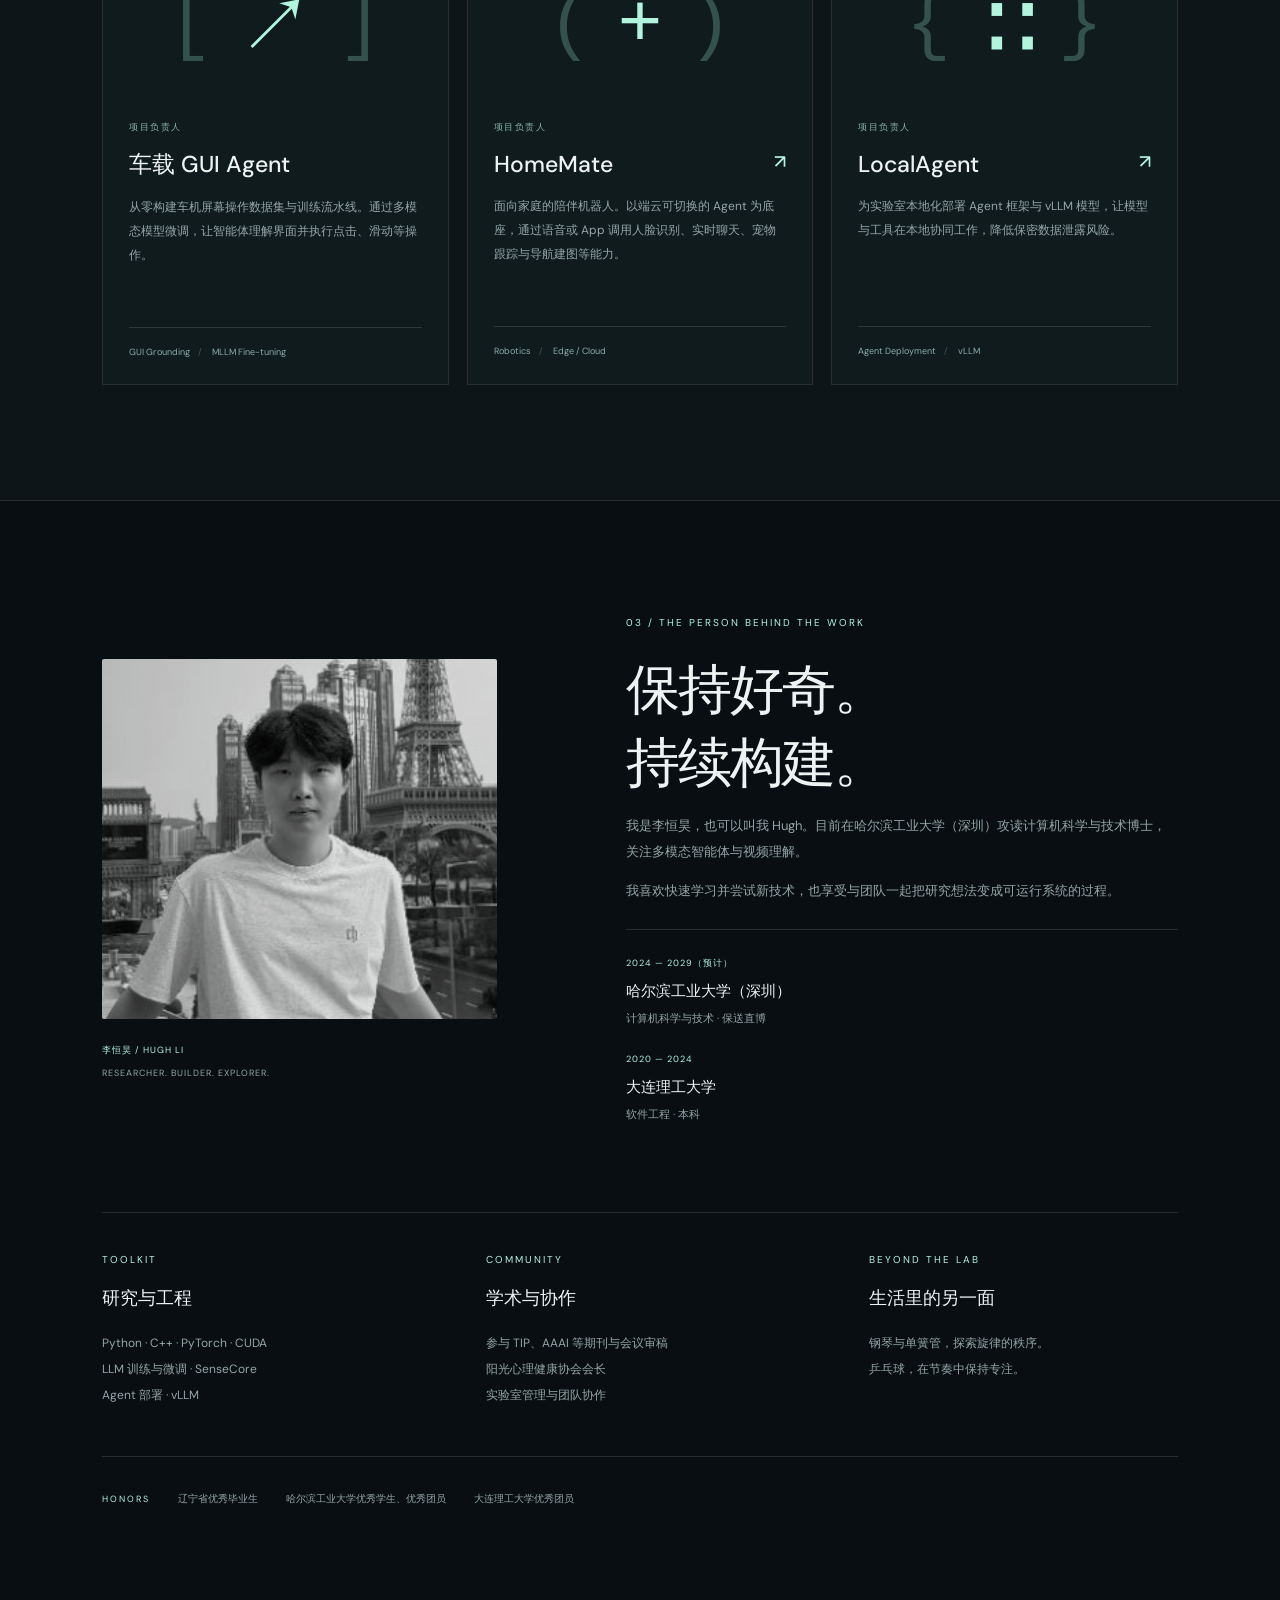
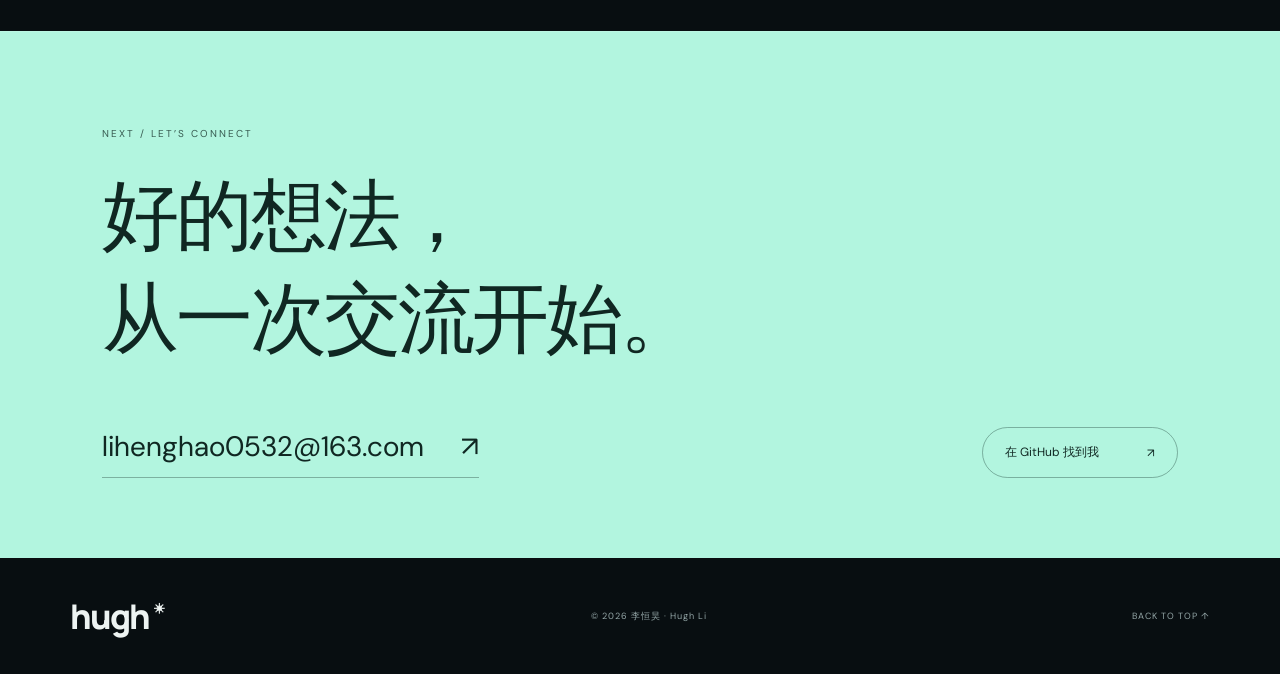
<file: v2.html>
<!DOCTYPE html>
<html lang="zh-CN"><head><meta charset="UTF-8"><meta name="viewport" content="width=device-width,initial-scale=1"><meta name="theme-color" content="#080e11"><meta name="description" content="李恒昊 Hugh — 哈尔滨工业大学（深圳）计算机科学与技术直博生。探索多模态大模型、视频理解与智能体。"><title>Hugh · 李恒昊 — Intelligence in motion</title><link rel="icon" href="data:image/svg+xml,%3Csvg xmlns='http://www.w3.org/2000/svg' viewBox='0 0 64 64'%3E%3Crect width='64' height='64' rx='16' fill='%23080e11'/%3E%3Cpath d='M18 16v32m28-32v32M18 32h28' stroke='%23b2f5df' stroke-width='7'/%3E%3C/svg%3E"><link rel="stylesheet" href="style.css"><link rel="stylesheet" href="sections.css"></head>
<body><a class="skip" href="#research">跳转到研究内容</a><div class="progress" aria-hidden="true"></div><div class="cursor" aria-hidden="true"></div><header><a class="brand" href="#home">hugh<span>✳</span></a><nav aria-label="主导航"><a href="#research">研究</a><a href="#projects">项目</a><a href="#about">关于</a></nav><a class="nav-contact" href="mailto:lihenghao0532@163.com">一起交流 <span>↗</span></a></header>
<main><section class="hero" id="home"><canvas id="field" aria-hidden="true"></canvas><div class="hero-content"><div class="eyebrow"><span class="tiny-line"></span> HUGH LI / AI RESEARCHER & BUILDER</div><h1>Intelligence,<br>in <em>motion.</em></h1><p class="hero-cn">让智能理解世界，<br>也在真实世界中行动。</p><div class="identity">李恒昊 <span>/</span> 哈尔滨工业大学（深圳） · 直博生</div><a class="pill" href="#research">探索我的研究 <span>↓</span></a></div><div class="field-label"><span>01 — LATENT FIELD</span><span>PERCEPTION → REASONING → ACTION</span></div><div class="hero-bottom"><span>MULTIMODAL MODELS · VIDEO UNDERSTANDING · AGENTS</span><a href="#research">SCROLL TO EXPLORE <span>↓</span></a></div></section><section class="intro section"><div class="section-label">THE QUESTION THAT DRIVES ME</div><p class="statement reveal">从<span>看见</span>，到<span>理解</span>，<br>再到自主<span>行动</span>。</p><div class="intro-bottom"><p>我关注多模态模型如何理解动态世界，以及智能体如何将感知与推理转化为真实场景中的行动。</p><div class="topics"><span>多模态大模型</span><span>多模态智能体</span><span>视频理解与定位</span><span>世界模型</span></div></div></section>
<section class="section research" id="research"><div class="section-top reveal"><div><div class="section-label">01 / SELECTED RESEARCH</div><h2>理解时间，<br>连接模态。</h2></div><p>从视频时序定位到视听事件解析，<br>探索动态内容的理解与生成。</p></div>
<article class="research-row reveal"><div class="index">01</div><div><div class="meta">VIDEO TEMPORAL GROUNDING / MLLMs</div><h3>RecPro</h3><p class="paper-title">Reconstructing Masked Query via Proposal-based Learning in MLLMs for Video Temporal Grounding</p><p>基于提案学习的多模态大模型微调框架，探索视频中的语言查询与时间片段之间的关联。</p></div><a class="round-link" href="https://github.com/LHHugh/RecPro" target="_blank" rel="noopener noreferrer" aria-label="查看 RecPro GitHub 源码">↗</a></article>
<article class="research-row reveal"><div class="index">02</div><div><div class="meta">ONLINE AUDIO-VISUAL EVENT PARSING</div><h3>DBP-Net</h3><p class="paper-title">Dual-Temporal and Boundary-Aware Progressive Fusion for On-line Audio-Visual Event Parsing</p><p>面向在线视听事件解析，研究双时序建模与边界感知的渐进式融合。</p></div><span class="research-type">RESEARCH</span></article>
<article class="research-row reveal"><div class="index">03</div><div><div class="meta">MULTIMODAL AGENT / CONTENT GENERATION</div><h3>Clip Movies to Shorts</h3><p class="paper-title">Movie Commentary Generation Agent</p><p>定义电影到短视频解说的生成任务、基准与评估指标，设计端到端解说生成智能体。</p></div><span class="research-type">RESEARCH</span></article></section>
<section class="section projects" id="projects"><div class="section-top reveal"><div><div class="section-label">02 / BUILT FOR THE REAL WORLD</div><h2>把研究，<br>带进真实世界。</h2></div><p>从车载屏幕到家庭空间，<br>构建能够落地的智能体系统。</p></div><div class="project-grid">
<article class="project-card reveal"><div class="project-top"><span>01 / AUTOMOTIVE</span><span>2025 — 2026</span></div><div class="project-glyph" aria-hidden="true">[ <span>↗</span> ]</div><div class="meta">项目负责人</div><h3>车载 GUI Agent</h3><p>从零构建车机屏幕操作数据集与训练流水线。通过多模态模型微调，让智能体理解界面并执行点击、滑动等操作。</p><div class="tags"><span>GUI Grounding</span><span>MLLM Fine-tuning</span></div></article>
<a class="project-card reveal" href="https://github.com/LHHugh/HomeMate" target="_blank" rel="noopener noreferrer"><div class="project-top"><span>02 / EMBODIED AI</span><span>2025 — 2026</span></div><div class="project-glyph" aria-hidden="true">( <span>+</span> )</div><div class="meta">项目负责人</div><h3>HomeMate <span>↗</span></h3><p>面向家庭的陪伴机器人。以端云可切换的 Agent 为底座，通过语音或 App 调用人脸识别、实时聊天、宠物跟踪与导航建图等能力。</p><div class="tags"><span>Robotics</span><span>Edge / Cloud</span></div></a>
<a class="project-card reveal" href="https://lhhugh.github.io/LocalAgent" target="_blank" rel="noopener noreferrer"><div class="project-top"><span>03 / INFRASTRUCTURE</span><span>2026</span></div><div class="project-glyph" aria-hidden="true">{ <span>∷</span> }</div><div class="meta">项目负责人</div><h3>LocalAgent <span>↗</span></h3><p>为实验室本地化部署 Agent 框架与 vLLM 模型，让模型与工具在本地协同工作，降低保密数据泄露风险。</p><div class="tags"><span>Agent Deployment</span><span>vLLM</span></div></a></div></section>
<section class="section about" id="about"><div class="about-grid"><div class="about-portrait reveal"><img src="portrait.jpg" width="288" height="360" alt="李恒昊的个人照片" loading="lazy"><div class="portrait-caption"><span>李恒昊 / HUGH LI</span><span>RESEARCHER. BUILDER. EXPLORER.</span></div></div><div class="about-copy reveal"><div class="section-label">03 / THE PERSON BEHIND THE WORK</div><h2>保持好奇。<br>持续构建。</h2><p>我是李恒昊，也可以叫我 Hugh。目前在哈尔滨工业大学（深圳）攻读计算机科学与技术博士，关注多模态智能体与视频理解。</p><p>我喜欢快速学习并尝试新技术，也享受与团队一起把研究想法变成可运行系统的过程。</p><div class="education"><div><span>2024 — 2029（预计）</span><h4>哈尔滨工业大学（深圳）</h4><p>计算机科学与技术 · 保送直博</p></div><div><span>2020 — 2024</span><h4>大连理工大学</h4><p>软件工程 · 本科</p></div></div></div></div>
<div class="details-grid"><div class="reveal"><div class="section-label">TOOLKIT</div><h3>研究与工程</h3><p>Python · C++ · PyTorch · CUDA<br>LLM 训练与微调 · SenseCore<br>Agent 部署 · vLLM</p></div><div class="reveal"><div class="section-label">COMMUNITY</div><h3>学术与协作</h3><p>参与 TIP、AAAI 等期刊与会议审稿<br>阳光心理健康协会会长<br>实验室管理与团队协作</p></div><div class="reveal"><div class="section-label">BEYOND THE LAB</div><h3>生活里的另一面</h3><p>钢琴与单簧管，探索旋律的秩序。<br>乒乓球，在节奏中保持专注。</p></div></div><div class="honors reveal"><span>HONORS</span><p>辽宁省优秀毕业生</p><p>哈尔滨工业大学优秀学生、优秀团员</p><p>大连理工大学优秀团员</p></div></section>
<section class="contact section" id="contact"><div class="section-label reveal">NEXT / LET’S CONNECT</div><h2 class="reveal">好的想法，<br>从一次<span>交流</span>开始。</h2><div class="contact-bottom reveal"><a href="mailto:lihenghao0532@163.com" class="email">lihenghao0532@163.com <span>↗</span></a><a class="pill" href="https://github.com/LHHugh" target="_blank" rel="noopener noreferrer">在 GitHub 找到我 <span>↗</span></a></div></section><footer><a href="#home" class="brand">hugh<span>✳</span></a><span>© 2026 李恒昊 · Hugh Li</span><a href="#home">BACK TO TOP ↑</a></footer></main><script src="app.js"></script></body></html>
</file>
<file: style.css>
@import url('https://fonts.googleapis.com/css2?family=DM+Sans:wght@400;500;600;700&family=Manrope:wght@400;500;600;700;800&display=swap');
:root{--bg:#080e11;--fg:#edf3f2;--muted:#94a6a7;--mint:#b2f5df;--line:#ffffff20}*{box-sizing:border-box}html{scroll-behavior:smooth;scroll-padding-top:100px}body{margin:0;background:var(--bg);color:var(--fg);font-family:'DM Sans','Microsoft YaHei',sans-serif}a{color:inherit;text-decoration:none}button{font:inherit}a,button{-webkit-tap-highlight-color:transparent}::selection{background:var(--mint);color:var(--bg)}header{height:96px;position:absolute;top:0;left:0;width:100%;z-index:5;display:flex;align-items:center;justify-content:space-between;padding:0 5.5%;border-bottom:1px solid var(--line)}.brand{font-family:Manrope,sans-serif;font-size:34px;font-weight:800;letter-spacing:-2px}.brand span{font-size:11px;vertical-align:top;display:inline-block;padding:8px 0 0 5px;letter-spacing:0}nav{display:flex;gap:36px;font-size:13px;color:#c2cccc}nav a:hover,.nav-contact:hover{color:var(--mint)}.nav-contact{font-size:13px}.nav-contact span{margin-left:24px}.hero{position:relative;min-height:820px;height:100svh;max-height:1150px;overflow:hidden}.hero-content{position:relative;z-index:2;padding:185px 0 100px 8%;pointer-events:none}.hero-content a{pointer-events:auto}.eyebrow{font-size:10px;letter-spacing:2px;color:var(--mint);display:flex;align-items:center;gap:12px}.tiny-line{width:25px;height:1px;background:var(--mint)}h1{font-family:Manrope,sans-serif;font-size:clamp(76px,8.4vw,132px);font-weight:500;line-height:1.04;letter-spacing:-7px;margin:35px 0 30px}h1 em{font-family:Georgia,serif;font-weight:400;color:var(--mint)}.hero-cn{font-size:21px;line-height:1.75;font-weight:400;letter-spacing:3px}.identity{font-size:12px;color:var(--muted);margin:25px 0 30px}.identity span{margin:0 12px;color:#48605e}.pill{display:inline-flex;gap:48px;align-items:center;font-size:12px;padding:16px 22px;border:1px solid #a7c1b74a;border-radius:30px;transition:background .3s,color .3s,transform .3s}.pill:hover{background:var(--mint);color:var(--bg);transform:translateY(-3px)}#field{position:absolute;inset:0;width:100%;height:100%;opacity:.95}.field-label{position:absolute;right:7%;bottom:170px;display:flex;flex-direction:column;gap:9px;color:#8caea8;font:9px monospace;letter-spacing:2px}.hero-bottom{position:absolute;bottom:32px;left:5.5%;right:5.5%;border-top:1px solid var(--line);padding-top:23px;display:flex;justify-content:space-between;color:var(--muted);font-size:9px;letter-spacing:1.4px}.hero-bottom a span{margin-left:15px;color:var(--mint)}.progress{position:fixed;top:0;left:0;width:0;height:2px;background:var(--mint);z-index:20}.cursor{display:none;position:fixed;left:0;top:0;width:26px;height:26px;border:1px solid #b2f5df99;border-radius:50%;pointer-events:none;z-index:30;transform:translate(-50%,-50%);transition:width .2s,height .2s,background .2s}.cursor.active{width:52px;height:52px;background:#b2f5df18}.skip{position:fixed;top:-100px;left:20px;z-index:99;padding:15px;background:var(--mint);color:#000}.skip:focus{top:10px}:focus-visible{outline:2px solid var(--mint);outline-offset:6px}@media(max-width:700px){header{height:78px;padding:0 6%}nav{gap:18px}.nav-contact{display:none}.hero{min-height:790px;max-height:950px}.hero-content{padding:155px 6% 100px}h1{font-size:75px;letter-spacing:-4px}.hero-cn{font-size:18px}.identity{font-size:10px}.eyebrow{font-size:8px;letter-spacing:1px}.hero-bottom{font-size:8px;gap:24px;line-height:1.6}.hero-bottom>span{max-width:175px}.field-label{bottom:133px;right:6%;font-size:7px}#field{opacity:.5}}@media(prefers-reduced-motion:reduce){html{scroll-behavior:auto}*,*:before,*:after{animation:none!important;transition:none!important}.cursor{display:none!important}}
</file>
<file: sections.css>
.section{padding:115px 8%;border-top:1px solid var(--line)}.section-label{color:var(--mint);font:10px 'DM Sans',sans-serif;letter-spacing:2px}.statement{font-size:clamp(38px,5.6vw,80px);letter-spacing:-2px;line-height:1.45;font-weight:500;margin:45px 0 55px;color:#687b7c}.statement span{color:var(--fg)}.intro-bottom{display:grid;grid-template-columns:1fr 1fr;gap:15%}.intro-bottom p,.section-top>p,.about-copy>p{font-size:14px;line-height:2;color:var(--muted)}.topics{display:flex;flex-wrap:wrap;gap:12px;align-content:center}.topics span{padding:9px 14px;border:1px solid var(--line);border-radius:30px;font-size:11px;color:#bfd0cd}.section-top{display:flex;justify-content:space-between;align-items:flex-end;margin-bottom:65px}h2{font-size:clamp(36px,4.2vw,62px);line-height:1.35;letter-spacing:-2px;font-weight:500;margin:25px 0 0}.research-row{display:grid;grid-template-columns:70px 1fr 80px;gap:20px;padding:40px 0;border-top:1px solid var(--line);align-items:start}.index{font:12px monospace;color:#637674;padding-top:5px}.meta{font-size:9px;letter-spacing:1.5px;color:#89b5a9}.research-row h3{font-size:32px;letter-spacing:-1px;font-weight:500;margin:15px 0}.research-row p{font-size:12px;line-height:1.9;color:var(--muted);max-width:720px;margin:12px 0}.research-row .paper-title{color:#c9d7d4;font-size:14px}.round-link{display:grid;place-items:center;width:48px;height:48px;border:1px solid var(--line);border-radius:50%;font-size:25px;transition:background .25s,color .25s}.round-link:hover{background:var(--mint);color:var(--bg)}.research-type{font-size:8px;color:#6d8882;letter-spacing:1px;padding-top:16px}.projects{background:#0d1518}.project-grid{display:grid;grid-template-columns:repeat(3,1fr);gap:18px}.project-card{padding:26px;border:1px solid #ffffff19;background:#101b1e;position:relative;overflow:hidden;transition:border-color .4s,transform .4s,background .4s}.project-card:hover{border-color:#b2f5df80;transform:translateY(-7px);background:#132326}.project-top{display:flex;justify-content:space-between;gap:10px;font-size:8px;color:var(--muted);letter-spacing:.6px}.project-glyph{font-family:monospace;display:flex;align-items:center;justify-content:center;gap:25px;font-size:75px;font-weight:200;height:190px;color:#34524d}.project-glyph span{color:var(--mint);display:inline-block;transition:transform .6s}.project-card:hover .project-glyph span{transform:rotate(25deg)}.project-card h3{font-size:23px;font-weight:500;margin:15px 0}.project-card h3 span{float:right;font-size:19px;color:var(--mint)}.project-card p{font-size:12px;color:var(--muted);line-height:2;min-height:120px}.tags{display:flex;flex-wrap:wrap;gap:8px;border-top:1px solid var(--line);padding-top:18px;font-size:9px;color:#8badab}.tags span+span:before{content:' / ';margin-right:8px;color:#405955}.about-grid{display:grid;grid-template-columns:1fr 1.4fr;gap:12%;align-items:center}.about-portrait img{width:100%;max-height:480px;object-fit:cover;filter:grayscale(1);opacity:.9;border-radius:2px;transition:filter .6s}.about-portrait:hover img{filter:grayscale(0)}.portrait-caption{display:flex;flex-direction:column;gap:10px;font-size:9px;letter-spacing:1px;margin-top:20px;color:var(--muted)}.portrait-caption span:first-child{color:var(--mint)}.about-copy>p{font-size:13px}.education{margin-top:25px;border-top:1px solid var(--line)}.education>div{padding:20px 0 0}.education span{font-size:9px;color:var(--mint);letter-spacing:1px}.education h4{font-size:15px;font-weight:500;margin:10px 0}.education p{font-size:11px;color:var(--muted);margin:0}.details-grid{display:grid;grid-template-columns:repeat(3,1fr);gap:7%;margin-top:90px;padding-top:40px;border-top:1px solid var(--line)}.details-grid h3{font-weight:500;font-size:18px;margin:20px 0}.details-grid p{font-size:12px;line-height:2.2;color:var(--muted)}.honors{display:flex;gap:28px;align-items:center;flex-wrap:wrap;border-top:1px solid var(--line);margin-top:35px;padding-top:25px;font-size:10px;color:var(--muted)}.honors>span{color:var(--mint);font-size:9px;letter-spacing:2px}.contact{background:#b2f5df;color:#102722;padding-top:95px;padding-bottom:80px}.contact .section-label{color:#375b50}.contact h2{font-size:clamp(40px,6vw,88px);letter-spacing:-3px}.contact h2 span{font-family:serif;font-weight:400}.contact-bottom{display:flex;justify-content:space-between;align-items:center;margin-top:55px;gap:25px}.email{font-size:clamp(15px,2.2vw,30px);border-bottom:1px solid #10272255;padding-bottom:12px}.email span{margin-left:30px}.contact .pill{border-color:#24493f66}.contact .pill:hover{background:#102722;color:var(--mint)}footer{display:flex;align-items:center;justify-content:space-between;padding:35px 5.5%;font-size:9px;color:var(--muted);letter-spacing:1px}footer .brand{color:var(--fg)}.reveal{opacity:1}.motion-ready .reveal{opacity:0;transform:translateY(35px);transition:opacity .85s ease,transform .85s cubic-bezier(.22,1,.36,1)}.motion-ready .reveal.visible{opacity:1;transform:translateY(0)}.click-wave{position:fixed;pointer-events:none;z-index:29;width:12px;height:12px;border:1px solid var(--mint);border-radius:50%;animation:wave .65s ease-out forwards}@keyframes wave{to{transform:scale(6);opacity:0}}@media(max-width:1000px){.project-grid{gap:10px}.project-card{padding:18px}.project-card h3{font-size:20px}.project-card p{min-height:160px}.about-grid{gap:7%}}@media(max-width:700px){.section{padding:75px 6%}.intro-bottom,.about-grid{grid-template-columns:1fr;gap:30px}.section-top{display:block;margin-bottom:40px}.section-top>p{margin-top:25px;font-size:12px}.statement{font-size:38px;letter-spacing:-1px;margin:35px 0}.research-row{grid-template-columns:25px 1fr 34px;gap:10px;padding:30px 0}.research-row h3{font-size:25px}.research-row .paper-title{font-size:12px}.round-link{width:32px;height:32px;font-size:18px}.research-type{writing-mode:vertical-rl;font-size:7px}.project-grid{grid-template-columns:1fr;gap:18px}.project-card{padding:25px}.project-glyph{height:140px}.project-card p{min-height:0;margin-bottom:25px}.project-card h3{font-size:26px}.about-portrait{max-width:300px}.details-grid{grid-template-columns:1fr;gap:28px;margin-top:55px}.honors{gap:8px 20px}.honors p{margin:5px 0}.contact-bottom{align-items:flex-start;flex-direction:column}.email{font-size:17px}.email span{margin-left:12px}footer{gap:20px;flex-wrap:wrap}footer .brand{font-size:27px}.contact h2{letter-spacing:-1.5px}}@media(prefers-reduced-motion:reduce){.motion-ready .reveal{opacity:1;transform:none}}
@media(max-width:700px){h1{font-size:clamp(48px,16.5vw,75px);letter-spacing:-3px}}
</file>
<file: projects-media.css>
.showcase-grid{display:grid;grid-template-columns:repeat(2,minmax(0,1fr));gap:28px}.showcase{min-width:0;background:#101b1e;border:1px solid #b2f5df24;border-radius:12px;overflow:hidden;display:flex;flex-direction:column}.showcase-wide{grid-column:1/-1}.showcase-heading{display:flex;justify-content:space-between;gap:12px;padding:22px 26px;font:9px/1.5 monospace;letter-spacing:1px;color:#9db8af}.showcase-figure{margin:0 14px}.gui-scroll{overflow-x:auto;scrollbar-width:thin;scrollbar-color:#678f82 #0a1215;border-radius:5px;background:#080e11}.gui-scroll img{display:block;width:100%;height:auto}.showcase-figure figcaption{display:flex;justify-content:space-between;gap:14px;align-items:center;padding:13px 10px;font-size:10px;line-height:1.7;color:#8ca89e}.showcase-figure figcaption a{color:var(--mint);white-space:nowrap}.showcase-screen{display:flex;align-items:center;justify-content:center;aspect-ratio:16/9;overflow:hidden;border-radius:5px;background:#080e11}.showcase-screen img{display:block;width:100%;height:auto}.local-screen{background:#e9ecef}.showcase-screen video{display:block;width:100%;height:100%;object-fit:contain}.showcase-copy{padding:22px 26px 28px;display:flex;flex:1;flex-direction:column;align-items:flex-start}.showcase-copy h3{font-size:clamp(25px,2.3vw,34px);font-weight:500;letter-spacing:-.8px;margin:12px 0 14px}.showcase-copy p{font-size:13px;line-height:2;color:var(--muted);margin:0 0 24px}.showcase-copy .tags{width:100%;margin-top:auto}.showcase-link{display:flex;justify-content:space-between;width:100%;align-items:center;font-size:12px;padding-top:24px;color:var(--mint)}.showcase-link span{font-size:20px}.gui-copy{display:grid;grid-template-columns:1fr 1.6fr;gap:40px;align-items:start}.gui-copy p{margin-bottom:20px}.mobile-hint{display:none}.showcase a:focus-visible,.gui-scroll:focus-visible,.showcase video:focus-visible{outline:2px solid var(--mint);outline-offset:3px}.showcase a:hover{color:#fff}@media(max-width:900px){.showcase-grid{gap:20px}.showcase-heading{padding:18px}.showcase-copy{padding:18px 20px 24px}.gui-copy{grid-template-columns:1fr 1.4fr;gap:24px}}@media(max-width:700px){.showcase-grid{grid-template-columns:minmax(0,1fr);gap:24px}.showcase-wide{grid-column:auto}.showcase-heading{font-size:8px;letter-spacing:.5px}.showcase-figure{margin:0 10px}.showcase-figure figcaption{font-size:9px;padding:12px 4px;align-items:flex-start}.gui-scroll img{min-width:760px}.mobile-hint{display:inline}.gui-copy{display:flex;gap:0}.showcase-copy h3{font-size:27px}.showcase-copy p{font-size:12px}.showcase-copy .tags{margin-top:0}.showcase-screen{aspect-ratio:16/9}}
</file>
<file: chapter-pages.css>
.chapter-deck{position:fixed;inset:0;z-index:6;pointer-events:none;visibility:hidden}.chapter-deck.is-active{visibility:visible}.chapter-screen{position:absolute;inset:0;overflow:hidden;background:#0c1417;pointer-events:auto;will-change:transform,clip-path}.chapter-screen[hidden]{display:none}.chapter-body>.section{min-height:100svh;border-top:0;margin:0;padding-top:100px;padding-bottom:100px;will-change:transform;background:#0c1417}.chapter-body>#research{background:#080e11}.chapter-body>#projects{background:#0d1518}.chapter-deck .section .reveal{transition:none!important}.chapter-pages-nav{position:fixed;z-index:9;top:20px;left:50%;transform:translateX(-50%);display:flex;align-items:center;gap:5px;border:1px solid #b2f5df30;border-radius:30px;padding:6px;background:#0a1419eb;backdrop-filter:blur(16px);pointer-events:auto}.chapter-pages-nav a{padding:9px 18px;color:#91a69f;font-size:11px;border-radius:22px;white-space:nowrap}.chapter-pages-nav a[aria-current=page]{color:#102722;background:var(--mint)}.chapter-pages-nav a:hover{color:#fff}.chapter-pages-nav a[aria-current=page]:hover{color:#102722}.chapter-position{position:fixed;right:24px;bottom:20px;z-index:9;color:#a5c5b8;background:#081114e6;border:1px solid #b2f5df26;border-radius:20px;padding:9px 14px;font:10px monospace;letter-spacing:1px;pointer-events:none}.chapter-scroll-space{position:relative;pointer-events:none}.chapter-deck.is-leaving .chapter-pages-nav,.chapter-deck.is-leaving .chapter-position{opacity:0}.chapter-mode{scroll-padding-top:0}.chapter-mode .contact{position:relative;z-index:7}.chapter-mode footer,.chapter-mode .version-note{position:relative;z-index:7;background:#080e11}@media(max-width:700px){.chapter-body>.section{padding-top:95px;padding-bottom:80px}.chapter-pages-nav{top:14px}.chapter-pages-nav a{font-size:10px;padding:8px 15px}.chapter-position{right:12px;bottom:12px;font-size:8px;padding:7px 10px}}html.chapter-mode{overflow-x:clip}

.chapter-mode .contact{overflow:hidden}
.chapter-mode .contact{min-height:100svh}

/* Quiet navigation and consistent chapter motion. */
.chapter-pages-nav,.chapter-position{opacity:var(--chrome-opacity,0);transition:opacity .18s ease}.chapter-pages-nav a{position:relative;overflow:hidden;transition:background .25s ease,color .25s ease}.chapter-pages-nav a span{position:relative;z-index:1}.chapter-pages-nav a i{position:absolute;bottom:0;left:15%;width:70%;height:2px;background:#709e8e;transform:scaleX(var(--read,0));transform-origin:left}.chapter-pages-nav a[aria-current=page] i{background:#245d4b}.chapter-screen{box-shadow:0 -24px 90px #0005}.chapter-position{font-family:'DM Sans','Microsoft YaHei',sans-serif;letter-spacing:.8px}.chapter-body>.section{padding-bottom:115px}@media(max-width:700px){.chapter-body>.section{padding-bottom:100px}.chapter-position{bottom:max(12px,env(safe-area-inset-bottom))}.chapter-pages-nav{top:max(14px,env(safe-area-inset-top))}}

.chapter-screen:not(:first-child)::before{content:"";position:absolute;top:0;left:0;right:0;height:1px;z-index:2;background:linear-gradient(90deg,transparent,#b2f5df66,transparent);opacity:var(--edge-alpha,0);pointer-events:none}

/* Four separate reading chapters; keep the original hero transforms intact. */
.chapter-body{will-change:transform}.chapter-screen{will-change:transform,opacity}.chapter-body>.contact{background:#b2f5df;color:#102722;display:flex;flex-direction:column;justify-content:center}.chapter-body>.contact .contact-bottom{width:100%}.chapter-mode footer{padding-bottom:35px}.chapter-outro .motion-panel{translate:calc(var(--outro)*var(--fly-x)) calc(var(--outro)*var(--fly-y));rotate:calc(var(--outro)*var(--fly-turn));opacity:calc(1 - var(--outro))!important}.chapter-outro .motion-panel:nth-of-type(7){--fly-x:-80vw;--fly-y:-12vh;--fly-turn:-18deg}.chapter-outro .motion-panel:nth-of-type(8){--fly-x:75vw;--fly-y:-22vh;--fly-turn:14deg}.chapter-outro .motion-panel:nth-of-type(9){--fly-x:100vw;--fly-y:18vh;--fly-turn:24deg}.chapter-outro .chapter{translate:calc(var(--outro)*-36vw) 0;filter:blur(calc(var(--outro)*5px));opacity:calc(1 - var(--outro))!important}.chapter-outro .chapter:not(.chapter-3){opacity:0!important}.chapter-outro #morph-field{opacity:calc(1 - var(--outro));scale:calc(1 + var(--outro)*.18)}.chapter-outro .story-top,.chapter-outro .story-bottom,.chapter-outro .scene-caption{opacity:calc(1 - var(--outro)*1.7)}.chapter-deck.is-active{isolation:isolate}.chapter-pages-nav{gap:3px}.chapter-pages-nav a{padding:9px 14px}@media(max-width:700px){.chapter-pages-nav{max-width:calc(100vw - 24px);padding:5px;gap:2px}.chapter-pages-nav a{padding:8px 11px;font-size:9px}.chapter-body>.contact{padding-top:100px;padding-bottom:100px}.chapter-outro .motion-panel{--fly-y:0vh}}
</file>
